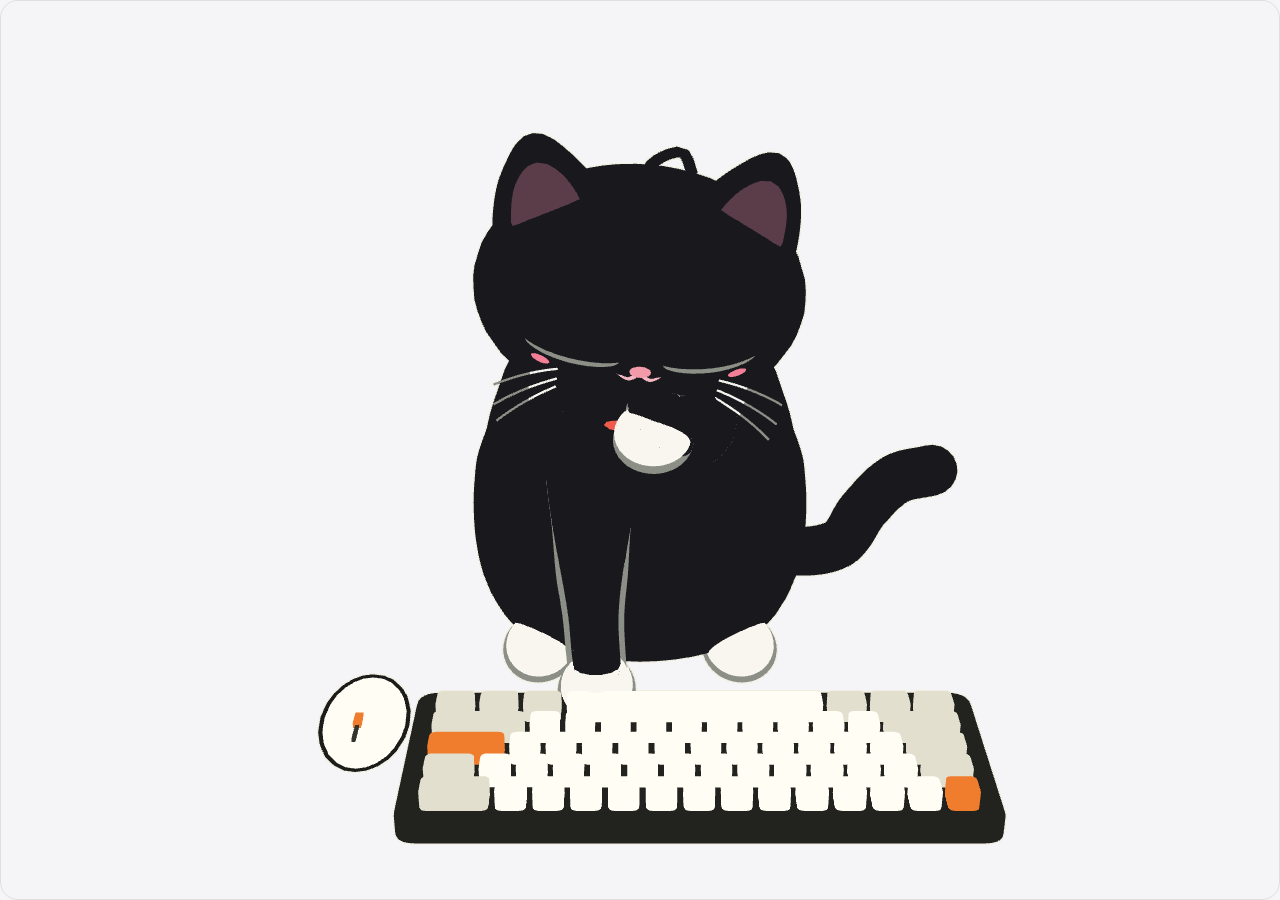
<file: src/renderer/index.html>
<!DOCTYPE html>
<html lang="zh-CN">
<head>
  <meta charset="UTF-8">
  <meta http-equiv="Content-Security-Policy" content="default-src 'self'; script-src 'self'; style-src 'self' 'unsafe-inline'; img-src 'self' data:; media-src 'self' data:; connect-src 'none'; object-src 'none'; base-uri 'none'; form-action 'none'">
  <meta name="viewport" content="width=device-width, initial-scale=1.0">
  <title>PawKey</title>
  <link rel="stylesheet" href="css/pet.css">
</head>
<body>
  <div id="stage">
    <svg id="tail2d" viewBox="0 0 420 374" preserveAspectRatio="none" aria-hidden="true">
      <g id="tail2dGroup">
        <path id="tail2dPath" fill="#101010"></path>
      </g>
    </svg>
  </div>
  <div id="hint" role="status">拖住猫头或身体移动位置 · 点按猫头摸摸</div>
  <div id="fallback" hidden></div>

  <script src="../vendor/three.min.js"></script>
  <script src="../vendor/ParametricGeometry.js"></script>
  <script src="js/skins.js"></script>
  <script src="js/pawkey-audio.js"></script>
  <script src="js/cat3d.js"></script>
  <script src="js/tail2d.js"></script>
  <script src="js/pawkey-app.js"></script>
</body>
</html>
</file>
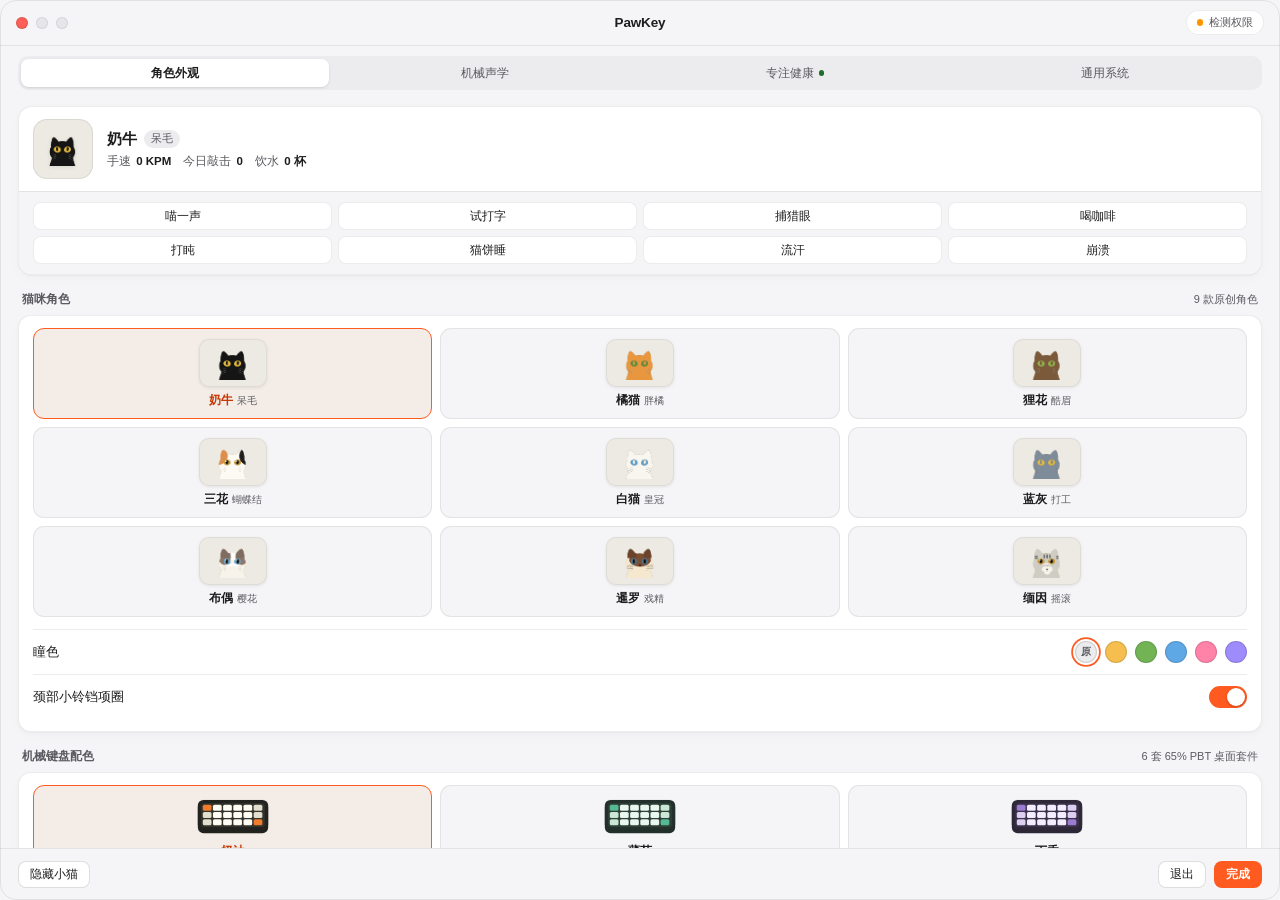
<file: src/renderer/settings.html>
<!DOCTYPE html>
<html lang="zh-CN">
<head>
  <meta charset="UTF-8">
  <meta http-equiv="Content-Security-Policy" content="default-src 'self'; script-src 'self'; style-src 'self' 'unsafe-inline'; img-src 'self' data:; media-src 'self' data:; connect-src 'none'; object-src 'none'; base-uri 'none'; form-action 'none'">
  <meta name="viewport" content="width=device-width, initial-scale=1.0">
  <title>PawKey 设置</title>
  <link rel="stylesheet" href="css/settings.css">
</head>
<body>
  <header class="titlebar">
    <div class="traffic-lights">
      <button class="tl-dot tl-close" id="closeBtn" type="button" aria-label="关闭"></button>
      <span class="tl-dot tl-disabled" aria-hidden="true" title="常驻菜单栏模式，无程序坞图标"></span>
      <span class="tl-dot tl-disabled" aria-hidden="true"></span>
    </div>
    <div class="titlebar-center">
      <span class="brand-name">PawKey</span>
    </div>
    <button class="status-pill" id="permPill" type="button" title="全局打字权限状态">
      <span class="dot"></span>
      <span id="permText">检测权限</span>
    </button>
  </header>

  <nav class="seg-nav-wrap" role="tablist" aria-label="设置分类">
    <div class="seg-nav">
      <button class="tab-btn active" type="button" data-tab="skins" role="tab" aria-selected="true" title="角色外观 (⌘1)">角色外观</button>
      <button class="tab-btn" type="button" data-tab="interact" role="tab" aria-selected="false" title="机械声学 (⌘2)">机械声学</button>
      <button class="tab-btn" type="button" data-tab="reminders" role="tab" aria-selected="false" title="专注健康 (⌘3)">
        <span>专注健康</span>
        <span class="tab-dot" aria-hidden="true"></span>
      </button>
      <button class="tab-btn" type="button" data-tab="window" role="tab" aria-selected="false" title="通用系统 (⌘4)">通用系统</button>
    </div>
  </nav>

  <main class="scroll">
    <section class="perm-banner" id="permBanner" hidden>
      <div class="perm-head">
        <div class="perm-title" id="permTitle">开启全局打字同步</div>
        <span class="perm-tag">本地离线 · 仅读键位</span>
      </div>
      <p class="perm-desc" id="permDesc">前往「系统设置 → 隐私与安全性 → 输入监控」打开 <b>PawKey</b> 开关（若列表中已有 PawKey，请先<b>关闭再重新打开</b>或点 <b>-</b> 移除后重新添加），再点「立即重启」即可生效。</p>
      <div class="perm-actions">
        <button class="btn primary" id="bannerOpenPermBtn" type="button">打开输入监控</button>
        <button class="btn" id="bannerRelaunchBtn" type="button">已开启，立即重启</button>
      </div>
    </section>

    <!-- ==================== TAB 1: 角色外观 ==================== -->
    <div class="tab-pane active" data-pane="skins">
      <section class="companion-card">
        <div class="companion-top">
          <button class="companion-avatar" id="heroStickerBtn" type="button" title="点按逗猫">
            <img id="heroAvatarImg" src="../assets/cats/cow.png" alt="PawKey" width="54" height="54">
          </button>
          <div class="companion-info">
            <div class="companion-name-row">
              <span class="companion-name" id="heroCatName">奶牛</span>
              <span class="companion-tag" id="heroCatTag">呆毛</span>
            </div>
            <div class="companion-metrics">
              <span class="metric">手速 <b id="statKpm">0 KPM</b></span>
              <span class="metric" id="statKeysWrap">今日敲击 <b id="statKeys">0</b></span>
              <span class="metric">饮水 <b id="statWater">0 杯</b></span>
            </div>
          </div>
        </div>
        <div class="quick-actions" aria-label="快捷互动">
          <button class="act-btn" id="playMeowBtn" type="button">喵一声</button>
          <button class="act-btn" id="playTypeBtn" type="button">试打字</button>
          <button class="act-btn" id="playHuntBtn" type="button">捕猎眼</button>
          <button class="act-btn" id="playCoffeeBtn" type="button">喝咖啡</button>
          <button class="act-btn" id="playDozeBtn" type="button">打盹</button>
          <button class="act-btn" id="playNapBtn" type="button">猫饼睡</button>
          <button class="act-btn" id="playTiredBtn" type="button">流汗</button>
          <button class="act-btn" id="playMeltBtn" type="button">崩溃</button>
        </div>
      </section>

      <div class="group-label">
        <span>猫咪角色</span>
        <span class="group-hint">9 款原创角色</span>
      </div>
      <section class="card pad-grid">
        <div class="skin-grid" id="catGrid"></div>
        <div class="divider"></div>
        <div class="row">
          <div class="row-copy"><div class="row-title">瞳色</div></div>
          <div class="eye-swatches" id="eyeSwatches">
            <button class="eye-swatch" type="button" data-eye="auto" title="跟随角色">原</button>
            <button class="eye-swatch" type="button" data-eye="#F6BE4F" style="--c:#F6BE4F" title="琥珀金"></button>
            <button class="eye-swatch" type="button" data-eye="#72B356" style="--c:#72B356" title="抹茶绿"></button>
            <button class="eye-swatch" type="button" data-eye="#5EA8E6" style="--c:#5EA8E6" title="海盐蓝"></button>
            <button class="eye-swatch" type="button" data-eye="#FF82A9" style="--c:#FF82A9" title="樱花粉"></button>
            <button class="eye-swatch" type="button" data-eye="#9E8CFC" style="--c:#9E8CFC" title="薰衣紫"></button>
          </div>
        </div>
        <div class="row">
          <div class="row-copy"><div class="row-title">颈部小铃铛项圈</div></div>
          <label class="switch"><input type="checkbox" id="collarToggle" checked><span class="track"></span></label>
        </div>
      </section>

      <div class="group-label">
        <span>机械键盘配色</span>
        <span class="group-hint">6 套 65% PBT 桌面套件</span>
      </div>
      <section class="card pad-grid">
        <div class="skin-grid" id="keyboardGrid"></div>
      </section>
    </div>

    <!-- ==================== TAB 2: 机械声学 ==================== -->
    <div class="tab-pane" data-pane="interact">
      <div class="group-label">
        <span>机械轴体声学</span>
        <span class="group-hint">8 套 104 键实体真录</span>
      </div>
      <section class="card pad-studio">
        <div class="row first-row">
          <div class="row-copy">
            <div class="row-title">开启键盘声与呼噜声</div>
            <div class="row-note">零延迟内存采样，搭配微随机音高避免机械重复感。</div>
          </div>
          <label class="switch"><input type="checkbox" id="sound"><span class="track"></span></label>
        </div>

        <div class="pack-grid" id="switchSoundGrid">
          <button class="pack-btn" type="button" data-switch="s1"><span class="pack-name">Frost Click</span><span class="pack-feel">清脆青轴</span></button>
          <button class="pack-btn" type="button" data-switch="s2"><span class="pack-name">Ruby Thock</span><span class="pack-feel">麻将石子</span></button>
          <button class="pack-btn" type="button" data-switch="s3"><span class="pack-name">Chestnut Bump</span><span class="pack-feel">柔段茶轴</span></button>
          <button class="pack-btn" type="button" data-switch="s4"><span class="pack-name">Midnight Thock</span><span class="pack-feel">静电容闷响</span></button>
          <button class="pack-btn" type="button" data-switch="s5"><span class="pack-name">Alpine Pop</span><span class="pack-feel">晶紫脆响</span></button>
          <button class="pack-btn" type="button" data-switch="s6"><span class="pack-name">Onyx Glide</span><span class="pack-feel">沉稳黑轴</span></button>
          <button class="pack-btn" type="button" data-switch="s7"><span class="pack-name">Glacier Glide</span><span class="pack-feel">轻盈红轴</span></button>
          <button class="pack-btn" type="button" data-switch="s8"><span class="pack-name">Cream Clack</span><span class="pack-feel">奶油脆底</span></button>
        </div>
        <p class="pack-desc" id="packDescCard">顺滑线性，圆润饱满的麻将 Thock，久打不累耳。</p>

        <div class="kst-deck">
          <div class="kst-head">
            <span>试音键盘 · 点按或直接敲击键盘</span>
            <span class="kst-badge" id="kstActiveTag">Ruby Thock</span>
          </div>
          <div class="kst-board" id="kstBoard"></div>
        </div>

        <div class="row row-range">
          <div class="row-top"><span class="row-title">音量</span><span class="val" id="volumeValue">45%</span></div>
          <input type="range" id="volume" min="0" max="1" step="0.05">
        </div>
        <div class="row">
          <div class="row-copy">
            <div class="row-title">松键回弹声 (Key-Up)</div>
            <div class="row-note">松开按键时播放实体轴芯回弹声。</div>
          </div>
          <label class="switch"><input type="checkbox" id="keyUpSound"><span class="track"></span></label>
        </div>
      </section>

      <div class="group-label"><span>互动与趣味彩蛋</span></div>
      <section class="card pad-list">
        <div class="row"><div class="row-copy"><div class="row-title">显示桌面键盘</div><div class="row-note">关闭后仅保留小猫，敲击时仍会挥爪。</div></div><label class="switch"><input type="checkbox" id="keyboardVisible"><span class="track"></span></label></div>
        <div class="row"><div class="row-copy"><div class="row-title">左手鼠标布局</div><div class="row-note">左右镜像互换键盘与鼠标位置。</div></div><label class="switch"><input type="checkbox" id="leftMouse"><span class="track"></span></label></div>
        <div class="row"><div class="row-copy"><div class="row-title">体力流汗与崩溃彩蛋</div><div class="row-note">持续高速敲击会流汗甚至罢工崩溃，摸头立刻哄好。</div></div><label class="switch"><input type="checkbox" id="staminaFun"><span class="track"></span></label></div>
        <div class="row"><div class="row-copy"><div class="row-title">摸鱼喝咖啡与打盹彩蛋</div><div class="row-note">空闲片刻会抱起热拿铁小口抿，或冒着鼻涕泡点头打盹。</div></div><label class="switch"><input type="checkbox" id="idleFun"><span class="track"></span></label></div>
        <div class="row"><div class="row-copy"><div class="row-title">隐私模式</div><div class="row-note">不显示键帽字符气泡，仅保留爪动与按键微光。</div></div><label class="switch"><input type="checkbox" id="privacy"><span class="track"></span></label></div>
        <div class="row">
          <div class="row-copy"><div class="row-title">无操作自动进入猫饼深睡</div></div>
          <select id="sleepMinutes"><option value="1">1 分钟</option><option value="3">3 分钟</option><option value="5">5 分钟</option><option value="10">10 分钟</option><option value="15">15 分钟</option></select>
        </div>
      </section>
    </div>

    <!-- ==================== TAB 3: 专注健康 ==================== -->
    <div class="tab-pane" data-pane="reminders">
      <div class="group-label">
        <span>番茄专注</span>
        <span class="group-hint" id="focusDoneHint">今日已完成 0 个番茄</span>
      </div>
      <section class="card pad-list">
        <div class="focus-bar">
          <button class="focus-btn" type="button" data-focus-min="25">25 分钟</button>
          <button class="focus-btn" type="button" data-focus-min="45">45 分钟</button>
          <button class="focus-btn" type="button" data-focus-min="60">60 分钟</button>
          <button class="focus-btn subtle" id="focusStopBtn" type="button" disabled>结束</button>
        </div>
        <div class="focus-status" id="focusStatus" hidden>
          <span class="focus-dot" aria-hidden="true"></span>
          <span id="focusCountdown">专注中 · 25:00</span>
        </div>
        <div class="row">
          <div class="row-copy">
            <div class="row-title">会议勿扰模式</div>
            <div class="row-note">投屏或开会时静音并暂停全部桌面提醒。</div>
          </div>
          <label class="switch"><input type="checkbox" id="dndMode"><span class="track"></span></label>
        </div>
      </section>

      <div class="group-label"><span>工作时段与周期提醒</span></div>
      <section class="card pad-list">
        <div class="row">
          <div class="row-copy"><div class="row-title">提醒生效时段</div><div class="row-note">非工作时间不弹出久坐与喝水提醒。</div></div>
          <div class="time-range">
            <input type="time" id="remWorkStart" value="08:00">
            <span class="time-sep">至</span>
            <input type="time" id="remWorkEnd" value="18:00">
          </div>
        </div>
        <div class="row">
          <div class="row-copy"><div class="row-title">仅工作日生效（周一至周五）</div></div>
          <label class="switch"><input type="checkbox" id="remWeekdaysOnly"><span class="track"></span></label>
        </div>
        <div class="row">
          <div class="row-copy">
            <div class="row-title">久坐起身活动</div>
            <div class="inline-row">
              每 <select id="remStandInterval"><option value="30">30 分钟</option><option value="45">45 分钟</option><option value="60">60 分钟</option><option value="90">90 分钟</option><option value="120">120 分钟</option></select>
              休息 <select id="remStandRest"><option value="5">5 分钟</option><option value="10">10 分钟</option><option value="15">15 分钟</option></select>
            </div>
          </div>
          <div class="row-right">
            <button class="mini-btn" id="testStandBtn" type="button">预览</button>
            <label class="switch"><input type="checkbox" id="remStandEnabled"><span class="track"></span></label>
          </div>
        </div>
        <div class="row">
          <div class="row-copy">
            <div class="row-title">
              <span>定时喝水</span>
              <button class="water-pill" id="waterBadge" type="button" title="点击手动打卡 +1">今日 0 杯 +</button>
            </div>
            <div class="inline-row">
              每 <select id="remWaterInterval"><option value="30">30 分钟</option><option value="45">45 分钟</option><option value="60">60 分钟</option><option value="90">90 分钟</option></select> 提醒一次
            </div>
          </div>
          <div class="row-right">
            <button class="mini-btn" id="testWaterBtn" type="button">预览</button>
            <label class="switch"><input type="checkbox" id="remWaterEnabled"><span class="track"></span></label>
          </div>
        </div>
      </section>

      <div class="group-label">
        <span>每日定时事项</span>
        <button class="link-btn" id="testDailyBtn" type="button">预览提醒</button>
      </div>
      <section class="card pad-list">
        <div class="daily-list" id="dailyList"></div>
        <div class="quick-rem">
          <button class="q-pill" type="button" data-qrem="💊|09:00|早上按时吃药">+ 09:00 早药</button>
          <button class="q-pill" type="button" data-qrem="👁️|15:00|滴眼药水护眼">+ 15:00 护眼</button>
          <button class="q-pill" type="button" data-qrem="💊|20:00|晚上按时吃药">+ 20:00 晚药</button>
        </div>
        <div class="daily-add">
          <select id="newDailyIcon"><option value="💊">💊</option><option value="💧">💧</option><option value="👁️">👁️</option><option value="🏃">🏃</option><option value="⭐">⭐</option></select>
          <input type="time" id="newDailyTime" value="20:00">
          <input type="text" id="newDailyTitle" placeholder="添加每日定时提醒" maxlength="24">
          <button class="btn primary sm" id="addDailyBtn" type="button">添加</button>
        </div>
      </section>
    </div>

    <!-- ==================== TAB 4: 通用系统 ==================== -->
    <div class="tab-pane" data-pane="window">
      <div class="group-label"><span>窗口与外观</span></div>
      <section class="card pad-list">
        <div class="row row-range">
          <div class="row-top">
            <span class="row-title">缩放比例</span>
            <div class="preset-group">
              <button class="preset-btn" type="button" data-scale-preset="0.45">迷你</button>
              <button class="preset-btn" type="button" data-scale-preset="0.7">小</button>
              <button class="preset-btn" type="button" data-scale-preset="1">中</button>
              <button class="preset-btn" type="button" data-scale-preset="1.35">大</button>
              <span class="val" id="scaleValue">85%</span>
            </div>
          </div>
          <input type="range" id="scale" min="0.4" max="2.0" step="0.05">
        </div>
        <div class="row row-range">
          <div class="row-top"><span class="row-title">透明度</span><span class="val" id="opacityValue">100%</span></div>
          <input type="range" id="opacity" min="0.3" max="1" step="0.05">
        </div>
        <div class="row">
          <div class="row-copy"><div class="row-title">窗口背景</div><div class="row-note">支持透明悬浮、浅灰卡片，或 OBS 绿幕抠像。</div></div>
          <div class="seg-mini">
            <button class="seg-btn" type="button" data-bg-mode="transparent">透明</button>
            <button class="seg-btn" type="button" data-bg-mode="card">卡片</button>
            <button class="seg-btn" type="button" data-bg-mode="greenscreen">绿幕</button>
          </div>
        </div>
        <div class="row"><div class="row-copy"><div class="row-title">鼠标穿透（游戏防误触）</div><div class="row-note">按住 Option (⌥) 可临时拖动位置或右键打开设置。</div></div><label class="switch"><input type="checkbox" id="clickThrough"><span class="track"></span></label></div>
        <div class="row"><div class="row-copy"><div class="row-title">全屏应用自动隐藏</div></div><label class="switch"><input type="checkbox" id="hideInFullscreen"><span class="track"></span></label></div>
        <div class="row"><div class="row-copy"><div class="row-title">低功耗省电模式</div><div class="row-note">降低帧率与渲染倍率，延长 MacBook 续航。</div></div><label class="switch"><input type="checkbox" id="lowPower"><span class="track"></span></label></div>
        <div class="row"><div class="row-copy"><div class="row-title">始终置顶显示</div></div><label class="switch"><input type="checkbox" id="alwaysOnTop"><span class="track"></span></label></div>
      </section>

      <div class="group-label"><span>系统与隐私</span></div>
      <section class="card pad-list">
        <div class="row"><div class="row-copy"><div class="row-title">登录 macOS 时自动启动</div></div><label class="switch"><input type="checkbox" id="launchAtStartup"><span class="track"></span></label></div>
        <div class="row">
          <div class="row-copy"><div class="row-title">窗口位置与运行状态</div></div>
          <div class="row-right">
            <button class="btn sm" id="resetPosBtn" type="button">重置位置</button>
            <button class="btn sm" id="relaunchBtn" type="button">重启应用</button>
          </div>
        </div>
        <div class="row">
          <div class="row-copy"><div class="row-title">恢复默认设置</div><div class="row-note">保留累计敲击与喝水统计。</div></div>
          <button class="btn sm" id="resetBtn" type="button">恢复默认</button>
        </div>
      </section>

      <div class="group-label"><span>快捷键与关于</span></div>
      <section class="card pad-list">
        <div class="shortcut-grid">
          <div class="sc-item"><kbd>⌘ 1–4</kbd><span>切换标签页</span></div>
          <div class="sc-item"><kbd>滚轮</kbd><span>悬停缩放小猫</span></div>
          <div class="sc-item"><kbd>拖头/身</kbd><span>移动并固定位置</span></div>
          <div class="sc-item"><kbd>按住 ⌥</kbd><span>穿透模式下拖动</span></div>
          <div class="sc-item"><kbd>双击猫头</kbd><span>撒娇喵一声</span></div>
          <div class="sc-item"><kbd>Esc</kbd><span>关闭当前窗口</span></div>
        </div>
        <div class="about-note">
          <b id="appVersion">PawKey 1.1.0</b> · 100% 本地离线运行，不记录文字内容、不联网上传。<br>
          Copyright © 2026 PawKey Authors · 开源组件致谢：Three.js (MIT)、MechVibes 机械轴采样 (MIT)。
        </div>
      </section>
    </div>
  </main>

  <footer class="footer">
    <button class="btn sm" id="hideBtn" type="button">隐藏小猫</button>
    <div class="footer-right">
      <button class="btn sm" id="quitBtn" type="button">退出</button>
      <button class="btn primary sm" id="doneBtn" type="button">完成</button>
    </div>
  </footer>

  <div class="toast" id="toast" role="status"></div>
  <script src="js/skins.js"></script>
  <script src="js/pawkey-audio.js"></script>
  <script src="js/pawkey-settings.js"></script>
</body>
</html>
</file>
<file: src/renderer/css/pet.css>
/* PawKey — Frosted macOS Glass Desktop Overlays & Multi-Scale Responsive System */
:root {
  color-scheme: light dark;
  --glass: rgba(255, 255, 255, 0.90);
  --glass-border: rgba(0, 0, 0, 0.08);
  --glass-shadow: 0 4px 16px rgba(0, 0, 0, 0.10), 0 1px 3px rgba(0, 0, 0, 0.06);
  --ink: #1D1D1F;
  --muted: #5A5A60;
  --subtle: rgba(0, 0, 0, 0.055);
  --subtle-hover: rgba(0, 0, 0, 0.11);
  --ok-text: #248A3D;
  --accent: #FF5A1F;
  --accent-text: #C43906;
  --accent-hover: #E84E14;
  --card-bg: #F5F5F7;
}

@media (prefers-color-scheme: dark) {
  :root {
    --glass: rgba(38, 38, 42, 0.88);
    --glass-border: rgba(255, 255, 255, 0.12);
    --glass-shadow: 0 8px 24px rgba(0, 0, 0, 0.36), 0 1px 3px rgba(0, 0, 0, 0.25);
    --ink: #F5F5F7;
    --muted: #A1A1A6;
    --subtle: rgba(255, 255, 255, 0.10);
    --subtle-hover: rgba(255, 255, 255, 0.17);
    --ok-text: #30D158;
    --accent: #FF6B35;
    --accent-text: #FF8A5C;
    --accent-hover: #FF7F50;
    --card-bg: #242428;
  }
}

* { box-sizing: border-box; }

html, body {
  width: 100%; height: 100%; margin: 0; padding: 0; overflow: hidden;
  background: var(--card-bg);
  font-family: -apple-system, BlinkMacSystemFont, "SF Pro Text", "PingFang SC", sans-serif;
  -webkit-font-smoothing: antialiased;
  user-select: none;
}

body:not(.pk-bg-transparent):not(.pk-bg-greenscreen)::after {
  content: "";
  position: fixed;
  inset: 0;
  border-radius: 18px;
  border: 1px solid rgba(0, 0, 0, 0.09);
  pointer-events: none;
  z-index: 30;
}
@media (prefers-color-scheme: dark) {
  body:not(.pk-bg-transparent):not(.pk-bg-greenscreen)::after {
    border-color: rgba(255, 255, 255, 0.14);
  }
}

#stage { position: absolute; inset: 0; overflow: hidden; transform-origin: 50% 100%; }
#stage canvas { position: relative; z-index: 1; display: block; width: 100%; height: 100%; }
#tail2d { position: absolute; inset: 0; z-index: 0; width: 100%; height: 100%; pointer-events: none; display: none; }

.zzz {
  position: absolute; z-index: 4; display: none; width: 1px; height: 1px;
  color: #1D1D1F; font-weight: 900; pointer-events: none; transform: translate(-50%, -50%);
}
.zzz span {
  position: absolute; left: 0; bottom: 0; display: block; font-size: 1em; line-height: 1; opacity: 0;
  color: #FBE6AA;
  text-shadow: 0 1.4px 0 #262220, 1.4px 0 0 #262220, -1.4px 0 0 #262220, 0 -1.4px 0 #262220;
  animation: zsleep 4.2s cubic-bezier(0.22, 0.7, 0.28, 1) infinite;
}
.zzz span:nth-child(1) { font-size: 0.64em; }
.zzz span:nth-child(2) { animation-delay: 0.8s; font-size: 0.82em; left: 16px; bottom: 24px; }
.zzz span:nth-child(3) { animation-delay: 1.6s; font-size: 1em; left: 32px; bottom: 48px; }
@keyframes zsleep {
  0% { opacity: 1; transform: translate(0, 0) scale(0.8); }
  65% { opacity: 1; }
  100% { opacity: 0; transform: translate(12px, -24px) scale(1.08); }
}
.catta-steam, .catta-doze-z { position: absolute; display: none; z-index: 9; pointer-events: none; width: 0; height: 0; }
.catta-steam span {
  position: absolute; left: 0; top: 0; font-size: 18px; font-weight: 800; line-height: 1; color: #FFFDF7;
  text-shadow: 0 1px 0 rgba(38, 34, 32, 0.55), 0 -1px 0 rgba(38, 34, 32, 0.55), 1px 0 0 rgba(38, 34, 32, 0.55), -1px 0 0 rgba(38, 34, 32, 0.55);
}
.catta-doze-z span {
  position: absolute; left: 0; top: 0; font-size: 16px; font-weight: 900; line-height: 1; color: #FBE6AA;
  text-shadow: 0 1.4px 0 #262220, 1.4px 0 0 #262220, -1.4px 0 0 #262220, 0 -1.4px 0 #262220;
}
.catta-doze-z span:nth-child(2) { font-size: 20px; color: #FFF8DC; }

#hint {
  position: absolute; bottom: 8px; left: 50%; transform: translateX(-50%);
  max-width: calc(100% - 14px); overflow: hidden; text-overflow: ellipsis; white-space: nowrap;
  padding: 5px 12px;
  border: 0.5px solid var(--glass-border); border-radius: 999px;
  background: var(--glass); color: var(--ink);
  font-size: 11px; font-weight: 500;
  box-shadow: var(--glass-shadow);
  backdrop-filter: blur(20px) saturate(180%); -webkit-backdrop-filter: blur(20px) saturate(180%);
  pointer-events: none;
  transition: opacity 240ms ease, transform 240ms ease;
  z-index: 4;
}
#hint.gone { opacity: 0; transform: translate(-50%, 5px); }

#fallback {
  position: absolute; inset: 0; display: none; place-items: center;
  padding: 20px; color: var(--ink); background: var(--card-bg); font-weight: 600; text-align: center;
}
#fallback:not([hidden]) { display: grid; }

.chip {
  position: absolute; z-index: 3; min-width: 22px; padding: 3px 7px;
  border: 0.5px solid var(--glass-border); border-radius: 7px;
  background: var(--glass); color: var(--ink);
  font-size: 10.5px; font-weight: 600; line-height: 1; text-align: center;
  pointer-events: none; transform: translate(-50%, -100%);
  box-shadow: 0 2px 8px rgba(0, 0, 0, 0.12); white-space: nowrap;
  backdrop-filter: blur(12px); -webkit-backdrop-filter: blur(12px);
}

.pk-heart {
  position: absolute; z-index: 6; pointer-events: none; font-size: 15px; line-height: 1; color: #FF6B8B;
  filter: drop-shadow(0 2px 4px rgba(255, 107, 139, 0.35));
  animation: pkHeartFloat 1.15s cubic-bezier(0.22, 0.8, 0.28, 1) forwards;
}
@keyframes pkHeartFloat {
  0%   { opacity: 0; transform: translate(-50%, 0) scale(0.5) rotate(-8deg); }
  18%  { opacity: 1; transform: translate(-50%, -14px) scale(1.12) rotate(6deg); }
  100% { opacity: 0; transform: translate(calc(-50% + var(--dx, 0px)), -62px) scale(0.85) rotate(var(--rot, 10deg)); }
}

.pk-bubble {
  position: absolute; z-index: 12; pointer-events: none;
  max-width: calc(100% - 14px); overflow: hidden; text-overflow: ellipsis; white-space: nowrap;
  padding: 5.5px 12px;
  border: 0.5px solid var(--glass-border); border-radius: 999px;
  background: var(--glass); color: var(--ink);
  font-size: 11.5px; font-weight: 600;
  box-shadow: var(--glass-shadow);
  backdrop-filter: blur(20px) saturate(180%); -webkit-backdrop-filter: blur(20px) saturate(180%);
  animation: pkBubblePop 1.65s cubic-bezier(0.22, 1, 0.36, 1) forwards;
}
@keyframes pkBubblePop {
  0%   { opacity: 0; transform: translate(-50%, 6px) scale(0.84); }
  15%  { opacity: 1; transform: translate(-50%, -4px) scale(1.02); }
  28%  { opacity: 1; transform: translate(-50%, -3px) scale(1); }
  78%  { opacity: 1; transform: translate(-50%, -8px) scale(1); }
  100% { opacity: 0; transform: translate(-50%, -18px) scale(0.94); }
}

.pk-dizzy {
  position: absolute; left: 50%; top: 14%; width: 96px; height: 36px;
  transform: translate(-50%, -50%); z-index: 8; pointer-events: none;
  animation: pkDizzyFade 2.6s ease forwards;
}
.pk-dizzy span {
  position: absolute; left: 50%; top: 50%; font-size: 16px; color: #F5B82E;
  filter: drop-shadow(0 1px 2px rgba(0, 0, 0, 0.2));
  animation: pkStarOrbit 1.1s linear infinite;
}
.pk-dizzy span:nth-child(2) { animation-delay: -0.36s; color: #7CC856; font-size: 13px; }
.pk-dizzy span:nth-child(3) { animation-delay: -0.73s; color: #FF7896; font-size: 14px; }
@keyframes pkStarOrbit {
  0%   { transform: translate(-50%, -50%) translate(38px, 0) scale(1); }
  25%  { transform: translate(-50%, -50%) translate(0, -13px) scale(0.75); }
  50%  { transform: translate(-50%, -50%) translate(-38px, 0) scale(1); }
  75%  { transform: translate(-50%, -50%) translate(0, 13px) scale(1.18); }
  100% { transform: translate(-50%, -50%) translate(38px, 0) scale(1); }
}
@keyframes pkDizzyFade {
  0%   { opacity: 0; transform: translate(-50%, -40%) scale(0.7); }
  12%  { opacity: 1; transform: translate(-50%, -50%) scale(1); }
  82%  { opacity: 1; transform: translate(-50%, -50%) scale(1); }
  100% { opacity: 0; transform: translate(-50%, -60%) scale(0.85); }
}

/* Native Frosted macOS Notification Card */
.pk-reminder {
  position: absolute; top: 8px; left: 50%; transform: translateX(-50%); z-index: 20;
  width: min(296px, calc(100% - 14px)); max-height: calc(100% - 12px); overflow: hidden;
  padding: 11px 12px;
  border: 0.5px solid var(--glass-border); border-radius: 16px;
  background: var(--glass); color: var(--ink);
  box-shadow: var(--glass-shadow);
  backdrop-filter: blur(24px) saturate(190%); -webkit-backdrop-filter: blur(24px) saturate(190%);
  animation: pkRemIn 220ms cubic-bezier(0.22, 1, 0.36, 1);
  pointer-events: auto;
}
@keyframes pkRemIn {
  0% { opacity: 0; transform: translate(-50%, -8px) scale(0.95); }
  100% { opacity: 1; transform: translate(-50%, 0) scale(1); }
}
.pk-rem-head { display: flex; align-items: flex-start; gap: 9px; padding-right: 18px; }
.pk-rem-copy { min-width: 0; flex: 1; }
.pk-rem-icon {
  flex: 0 0 30px; width: 30px; height: 30px; border-radius: 9px;
  background: var(--subtle); display: grid; place-items: center; font-size: 15px;
}
.pk-rem-close {
  position: absolute; top: 8px; right: 8px; width: 19px; height: 19px; padding: 0;
  border: 0; border-radius: 50%;
  background: var(--subtle); color: var(--muted); font-size: 12px; font-weight: 600; line-height: 1;
  display: grid; place-items: center; cursor: pointer;
}
.pk-rem-close:hover { background: rgba(255, 59, 48, 0.14); color: #FF3B30; }
.pk-rem-title { font-size: 12.5px; font-weight: 600; line-height: 1.25; letter-spacing: -0.01em; }
.pk-rem-sub {
  font-size: 10.5px; color: var(--muted); margin-top: 2px; line-height: 1.38;
  display: -webkit-box; -webkit-line-clamp: 2; -webkit-box-orient: vertical; overflow: hidden;
}
.pk-rem-actions { display: flex; gap: 6px; margin-top: 9px; }
.pk-rem-btn {
  flex: 1; min-width: 0; padding: 5.5px 9px; border: 0; border-radius: 9px;
  background: var(--subtle); color: var(--ink); font-size: 11px; font-weight: 600; cursor: pointer;
  white-space: nowrap; overflow: hidden; text-overflow: ellipsis;
  transition: background 140ms ease;
}
.pk-rem-btn:hover { background: var(--subtle-hover); }
.pk-rem-btn.primary { background: var(--accent); color: #FFFFFF; }
.pk-rem-btn.primary:hover { background: var(--accent-hover); }

.pk-rest-pill, .pk-focus-pill {
  position: absolute; top: 8px; left: 50%; transform: translateX(-50%); z-index: 18;
  max-width: calc(100% - 12px); white-space: nowrap; overflow: hidden; text-overflow: ellipsis;
  display: inline-flex; align-items: center; gap: 5px; padding: 5px 12px;
  border: 0.5px solid var(--glass-border); border-radius: 999px;
  background: var(--glass); color: var(--ink);
  font-size: 11px; font-weight: 600; font-variant-numeric: tabular-nums;
  box-shadow: var(--glass-shadow); cursor: pointer;
  backdrop-filter: blur(20px) saturate(180%); -webkit-backdrop-filter: blur(20px) saturate(180%);
}
.pk-rest-pill { color: var(--ok-text); }
.pk-focus-pill { color: var(--accent-text); }
.pk-rem-btn:focus-visible, .pk-rem-close:focus-visible, .pk-rest-pill:focus-visible, .pk-focus-pill:focus-visible {
  outline: 2px solid var(--accent);
  outline-offset: 2px;
}

/* Sweat, Turbo Spark & Meltdown FX */
.pk-sweat {
  position: absolute; z-index: 8; pointer-events: none; width: 10px; height: 14px;
  background: linear-gradient(180deg, #9EE2FF 0%, #38BDF8 100%);
  border: 1.4px solid rgba(25, 50, 75, 0.45);
  border-radius: 50% 50% 50% 50% / 62% 62% 38% 38%;
  box-shadow: inset -2px -2px 0 rgba(255, 255, 255, 0.65);
  animation: pkSweatDrop 1.25s cubic-bezier(0.35, 0, 0.65, 1) forwards;
}
@keyframes pkSweatDrop {
  0%   { opacity: 0; transform: translate(-50%, -4px) scale(0.55); }
  18%  { opacity: 1; transform: translate(-50%, 4px) scale(1.05); }
  75%  { opacity: 1; transform: translate(-50%, 34px) scale(0.95); }
  100% { opacity: 0; transform: translate(-50%, 52px) scale(0.75); }
}
.pk-spark { position: absolute; z-index: 8; pointer-events: none; font-size: 14px; animation: pkHeartFloat 0.95s ease-out forwards; }
.pk-meltdown-fx {
  position: absolute; left: 50%; top: 18%; width: 170px; height: 90px;
  transform: translate(-50%, -50%); z-index: 7; pointer-events: none;
}
.pk-gloom {
  position: absolute; left: 50%; top: 0; transform: translateX(-50%);
  padding: 3px 11px; border-radius: 999px;
  background: rgba(34, 34, 38, 0.90); color: #FDE68A;
  font-size: 11.5px; font-weight: 700; letter-spacing: 2px; white-space: nowrap;
  box-shadow: 0 4px 12px rgba(0, 0, 0, 0.22);
  animation: pkCloudShake 0.28s ease-in-out infinite alternate;
}
@keyframes pkCloudShake { from { transform: translateX(-52%) rotate(-2deg); } to { transform: translateX(-48%) rotate(2deg); } }
.pk-vein { position: absolute; right: 12px; top: 32px; font-size: 17px; animation: pkVein 0.4s ease-in-out infinite alternate; }
@keyframes pkVein { from { transform: scale(0.9) rotate(-8deg); } to { transform: scale(1.2) rotate(6deg); } }
.pk-soul { position: absolute; left: 22%; top: 22px; font-size: 19px; opacity: 0; animation: pkSoulRise 2.6s ease-out infinite; }
@keyframes pkSoulRise {
  0%   { opacity: 0; transform: translate(-50%, 10px) scale(0.65) rotate(-8deg); }
  20%  { opacity: 0.95; transform: translate(-44%, -10px) scale(1.05) rotate(6deg); }
  65%  { opacity: 0.85; transform: translate(-56%, -40px) scale(1.0) rotate(-6deg); }
  100% { opacity: 0; transform: translate(-46%, -68px) scale(0.85) rotate(8deg); }
}

/* Multi-Scale Adaptation (0.4x 168x150 -> 0.7x 294x262) */
@media (max-width: 310px) {
  .pk-reminder { top: 6px; width: calc(100% - 12px); padding: 8.5px 9.5px; border-radius: 13px; }
  .pk-rem-head { gap: 7px; padding-right: 17px; }
  .pk-rem-icon { flex: 0 0 24px; width: 24px; height: 24px; border-radius: 7px; font-size: 12.5px; }
  .pk-rem-title { font-size: 11px; }
  .pk-rem-sub { font-size: 9.5px; }
  .pk-rem-actions { gap: 5px; margin-top: 7px; }
  .pk-rem-btn { padding: 4.5px 7px; font-size: 10px; border-radius: 7px; }
  .pk-bubble { font-size: 10.5px; padding: 4px 10px; }
  .pk-meltdown-fx { width: min(145px, 88%); height: 70px; }
  .catta-steam span { font-size: 14px; }
  .catta-doze-z span { font-size: 13px; }
  .catta-doze-z span:nth-child(2) { font-size: 16px; }
  .zzz span:nth-child(2) { left: 12px; bottom: 18px; }
  .zzz span:nth-child(3) { left: 24px; bottom: 36px; }
}
@media (max-width: 225px) {
  #hint { bottom: 5px; font-size: 9px; padding: 3.5px 8px; }
  .pk-bubble { font-size: 9.5px; padding: 3px 8px; }
  .pk-reminder { top: 4px; width: calc(100% - 8px); max-height: calc(100% - 8px); padding: 7px 8px; border-radius: 11px; }
  .pk-rem-head { gap: 5.5px; padding-right: 15px; align-items: center; }
  .pk-rem-icon { flex: 0 0 21px; width: 21px; height: 21px; border-radius: 6px; font-size: 11px; }
  .pk-rem-close { top: 5px; right: 5px; width: 16px; height: 16px; font-size: 10px; }
  .pk-rem-title { font-size: 10px; line-height: 1.2; white-space: nowrap; overflow: hidden; text-overflow: ellipsis; }
  .pk-rem-sub { font-size: 8.5px; line-height: 1.25; margin-top: 1.5px; -webkit-line-clamp: 2; }
  .pk-rem-actions { gap: 4px; margin-top: 6px; }
  .pk-rem-btn { padding: 3.5px 5px; font-size: 9px; border-radius: 6px; }
  .pk-rest-pill, .pk-focus-pill { top: 5px; font-size: 9px; padding: 3.5px 8px; }
  .pk-meltdown-fx { width: min(124px, 86%); height: 54px; top: 18%; }
  .pk-gloom { font-size: 8.5px; padding: 2px 7px; letter-spacing: 1px; }
  .pk-vein { font-size: 12px; top: 20px; right: 4px; }
  .pk-soul { font-size: 13px; top: 14px; }
  .pk-sweat { width: 7px; height: 10px; }
  .pk-heart { font-size: 11px; }
  .pk-dizzy { width: 64px; height: 24px; }
  .pk-dizzy span { font-size: 11px; }
  .catta-steam span { font-size: 11px; }
  .catta-doze-z span { font-size: 10px; }
  .catta-doze-z span:nth-child(2) { font-size: 13px; }
  .zzz span:nth-child(2) { left: 9px; bottom: 13px; }
  .zzz span:nth-child(3) { left: 18px; bottom: 26px; }
  .chip { font-size: 8.5px; padding: 2px 5px; min-width: 15px; }
}
</file>
<file: src/renderer/css/settings.css>
/* PawKey — Native macOS Sequoia Minimalist Utility Stylesheet (Light & Auto Dark Mode) */
:root {
  color-scheme: light dark;
  --bg-window: #F5F5F7;
  --bg-surface: #FFFFFF;
  --bg-subtle: #ECECEF;
  --bg-hover: #E5E5EA;
  --border: rgba(0, 0, 0, 0.075);
  --border-strong: rgba(0, 0, 0, 0.13);
  --shadow-card: 0 1px 2px rgba(0, 0, 0, 0.04), 0 4px 12px rgba(0, 0, 0, 0.025);
  --ink: #1D1D1F;
  --muted: #5A5A60;
  --accent: #FF5A1F;
  --accent-text: #C43906;
  --accent-soft: rgba(255, 90, 31, 0.11);
  --accent-hover: #E64D15;
  --ok: #1B6E2E;
  --ok-soft: rgba(52, 199, 89, 0.14);
  --warn-bg: rgba(255, 149, 0, 0.09);
  --warn-border: rgba(255, 149, 0, 0.25);
  --switch-off: #D1D1D6;
  --deck-bg: #E5E5EA;
  --deck-border: rgba(0, 0, 0, 0.08);
  --deck-top-glow: rgba(255, 255, 255, 0.55);
  --deck-head-ink: #5A5A60;
  --deck-badge-bg: rgba(255, 90, 31, 0.12);
  --deck-badge-ink: #AD3106;
  --deck-key: #FFFFFF;
  --deck-key-mod: #D6D6DD;
  --deck-key-lip: #B6B6C0;
  --deck-key-top: rgba(255, 255, 255, 0.95);
  --deck-ink: #1D1D1F;
  --deck-mod-ink: #48484D;
  --deck-down-bg: var(--accent);
  --deck-down-ink: #FFFFFF;
  --deck-down-lip: #B5390C;
}

@media (prefers-color-scheme: dark) {
  :root {
    --bg-window: #1C1C1E;
    --bg-surface: #262629;
    --bg-subtle: #323236;
    --bg-hover: #3C3C42;
    --border: rgba(255, 255, 255, 0.085);
    --border-strong: rgba(255, 255, 255, 0.16);
    --shadow-card: 0 2px 10px rgba(0, 0, 0, 0.25);
    --ink: #F5F5F7;
    --muted: #AEAEB2;
    --accent: #FF6B35;
    --accent-text: #FF8A5C;
    --accent-soft: rgba(255, 107, 53, 0.16);
    --accent-hover: #FF7F50;
    --ok: #30D158;
    --ok-soft: rgba(48, 209, 88, 0.16);
    --warn-bg: rgba(255, 159, 10, 0.12);
    --warn-border: rgba(255, 159, 10, 0.28);
    --switch-off: #48484E;
    --deck-bg: #151518;
    --deck-border: rgba(255, 255, 255, 0.08);
    --deck-top-glow: rgba(255, 255, 255, 0.06);
    --deck-head-ink: #AEAEB2;
    --deck-badge-bg: rgba(255, 107, 53, 0.18);
    --deck-badge-ink: #FF9A6C;
    --deck-key: #2B2B31;
    --deck-key-mod: #212126;
    --deck-key-lip: #0C0C0E;
    --deck-key-top: rgba(255, 255, 255, 0.08);
    --deck-ink: #F5F5F7;
    --deck-mod-ink: #C7C7CE;
    --deck-down-bg: #F5F5F7;
    --deck-down-ink: #1D1D1F;
    --deck-down-lip: #98989D;
  }
}

*, *::before, *::after { box-sizing: border-box; }
html, body { width: 100%; height: 100%; margin: 0; padding: 0; background: var(--bg-window); }
body {
  display: flex;
  flex-direction: column;
  overflow: hidden;
  border-radius: 16px;
  background: var(--bg-window);
  color: var(--ink);
  font-family: -apple-system, BlinkMacSystemFont, "SF Pro Text", "PingFang SC", "Hiragino Sans GB", sans-serif;
  font-size: 13px;
  -webkit-font-smoothing: antialiased;
  user-select: none;
}
body::after {
  content: "";
  position: fixed;
  inset: 0;
  border-radius: 16px;
  border: 1px solid rgba(0, 0, 0, 0.08);
  pointer-events: none;
  z-index: 50;
}
@media (prefers-color-scheme: dark) {
  body::after {
    border-color: rgba(255, 255, 255, 0.11);
  }
}
input, textarea { user-select: text; -webkit-user-select: text; }
button, input, select { font: inherit; color: inherit; }
button { cursor: pointer; }
button:focus-visible, input:focus-visible, select:focus-visible {
  outline: 2px solid var(--accent);
  outline-offset: 2px;
}
.tab-btn:focus-visible, .tl-dot:focus-visible, .skin-card:focus-visible, .kst-key:focus-visible, .seg-btn:focus-visible, .preset-btn:focus-visible {
  outline-offset: 1px;
}

/* Native macOS Titlebar */
.titlebar {
  flex-shrink: 0;
  display: grid; grid-template-columns: 1fr auto 1fr; align-items: center;
  height: 46px; padding: 0 16px;
  background: var(--bg-window);
  border-bottom: 1px solid var(--border);
}
.traffic-lights { display: flex; align-items: center; gap: 8px; }
.tl-dot {
  width: 12px; height: 12px; padding: 0; border-radius: 50%; border: 0.5px solid rgba(0, 0, 0, 0.14);
  display: grid; place-items: center; position: relative; transition: filter 120ms ease;
}
.tl-close { background: #FF5F57; }
.tl-disabled { background: var(--bg-hover); border-color: var(--border); cursor: default; }
.traffic-lights:hover .tl-close::after { content: "×"; font-size: 9.5px; font-weight: 800; color: rgba(77, 0, 0, 0.72); line-height: 1; }

.titlebar-center { text-align: center; }
.brand-name { font-size: 13.5px; font-weight: 600; letter-spacing: -0.01em; color: var(--ink); }

.status-pill {
  justify-self: end; display: inline-flex; align-items: center; gap: 6px;
  padding: 4px 10px; border: 1px solid var(--border); border-radius: 999px;
  background: var(--bg-surface); font-size: 11px; font-weight: 500; color: var(--muted);
  transition: background 140ms ease;
}
.status-pill:hover { background: var(--bg-subtle); }
.status-pill .dot { width: 6.5px; height: 6.5px; border-radius: 50%; background: #FF9500; flex-shrink: 0; }
.status-pill.ok { background: var(--ok-soft); border-color: transparent; color: var(--ok); cursor: default; }
.status-pill.ok .dot { background: var(--ok); }

/* Native macOS Segmented Navigation */
.seg-nav-wrap { flex-shrink: 0; padding: 10px 18px 8px; background: var(--bg-window); }
.seg-nav {
  display: grid; grid-template-columns: repeat(4, minmax(0, 1fr)); gap: 2px;
  padding: 3px; border-radius: 10px; background: var(--bg-subtle);
}
.tab-btn {
  display: inline-flex; align-items: center; justify-content: center; gap: 5px;
  height: 28px; padding: 0 8px; border: 0; border-radius: 7.5px;
  background: transparent; color: var(--muted); font-size: 12px; font-weight: 500;
  transition: background 150ms ease, color 150ms ease;
}
.tab-btn:hover { color: var(--ink); }
.tab-btn.active {
  background: var(--bg-surface); color: var(--ink); font-weight: 600;
  box-shadow: 0 1px 3px rgba(0, 0, 0, 0.09), 0 0.5px 1px rgba(0, 0, 0, 0.05);
}
.tab-dot { width: 5.5px; height: 5.5px; border-radius: 50%; background: var(--ok); display: none; }
.tab-btn.has-active-rem .tab-dot { display: inline-block; }

/* Main Scroll Area */
.scroll {
  flex: 1 1 auto;
  min-height: 0;
  overflow-y: auto; overflow-x: hidden;
  padding: 4px 18px 24px;
  background: var(--bg-window);
}
.scroll::-webkit-scrollbar { width: 6px; }
.scroll::-webkit-scrollbar-track { background: transparent; }
.scroll::-webkit-scrollbar-thumb { background: rgba(128, 128, 134, 0.28); border-radius: 999px; }
.scroll::-webkit-scrollbar-thumb:hover { background: rgba(128, 128, 134, 0.48); }
.tab-pane { display: none; }
.tab-pane.active { display: block; }

/* Section Group Labels (macOS System Settings style) */
.group-label {
  display: flex; align-items: center; justify-content: space-between;
  margin: 16px 4px 7px; font-size: 12px; font-weight: 600; color: var(--muted);
}
.group-label:first-child { margin-top: 6px; }
.group-hint { font-size: 11px; font-weight: 400; color: var(--muted); }
.link-btn { border: 0; background: transparent; color: var(--accent-text); font-size: 11.5px; font-weight: 500; padding: 0; }
.link-btn:hover { text-decoration: underline; }

/* Elevated Inset Cards */
.card {
  background: var(--bg-surface);
  border: 1px solid var(--border);
  border-radius: 13px;
  box-shadow: var(--shadow-card);
}
.pad-grid { padding: 12px 14px; }
.pad-studio { padding: 12px 14px; }
.pad-list { padding: 2px 14px; }
.divider { height: 1px; background: var(--border); margin: 12px 0 0; }
.divider + .row { border-top: 0; }

/* Permission Setup Banner */
.perm-banner {
  margin: 4px 0 12px; padding: 12px 14px; border-radius: 13px;
  background: var(--warn-bg); border: 1px solid var(--warn-border);
}
.perm-banner[hidden] { display: none; }
.perm-head { display: flex; align-items: center; justify-content: space-between; gap: 8px; }
.perm-title { font-size: 12.5px; font-weight: 600; color: var(--ink); }
.perm-tag { font-size: 10.5px; font-weight: 500; color: var(--ok); background: var(--ok-soft); padding: 2px 8px; border-radius: 999px; }
.perm-desc { margin: 6px 0 10px; font-size: 11.5px; line-height: 1.5; color: var(--muted); }
.perm-actions { display: flex; gap: 8px; }

/* Active Companion Preview Card */
.companion-card {
  background: var(--bg-surface); border: 1px solid var(--border); border-radius: 14px;
  box-shadow: var(--shadow-card); overflow: hidden; margin-top: 4px;
}
.companion-top { display: flex; align-items: center; gap: 14px; padding: 12px 14px; }
.companion-avatar {
  flex: 0 0 60px; width: 60px; height: 60px; padding: 0; border-radius: 14px;
  border: 1px solid rgba(0, 0, 0, 0.08); background: #ECEAE3;
  display: grid; place-items: center; overflow: hidden;
  transition: transform 150ms cubic-bezier(0.34, 1.56, 0.64, 1);
}
.companion-avatar img { width: 52px; height: 52px; object-fit: contain; display: block; filter: drop-shadow(0 1px 2px rgba(0, 0, 0, 0.08)); }
.companion-avatar:hover { transform: scale(1.04); }
.companion-avatar:active, .companion-avatar.boop { transform: scale(0.94); }
.companion-info { flex: 1; min-width: 0; }
.companion-name-row { display: flex; align-items: center; gap: 7px; margin-bottom: 5px; }
.companion-name { font-size: 15px; font-weight: 600; letter-spacing: -0.015em; }
.companion-tag { padding: 2px 7px; border-radius: 999px; background: var(--bg-subtle); font-size: 10.5px; font-weight: 500; color: var(--muted); }
.companion-metrics { display: flex; flex-wrap: wrap; gap: 12px; font-size: 11.5px; color: var(--muted); font-variant-numeric: tabular-nums; }
.companion-metrics b { color: var(--ink); font-weight: 600; margin-left: 2px; }

.quick-actions {
  display: grid; grid-template-columns: repeat(4, minmax(0, 1fr)); gap: 6px;
  padding: 10px 14px; border-top: 1px solid var(--border); background: var(--bg-window);
}
.act-btn {
  height: 28px; padding: 0 6px; border: 1px solid var(--border); border-radius: 8px;
  background: var(--bg-surface); color: var(--ink); font-size: 11.5px; font-weight: 500;
  transition: background 120ms ease, border-color 120ms ease;
}
.act-btn:hover { background: var(--bg-subtle); border-color: var(--border-strong); }
.act-btn:active { transform: scale(0.97); }

/* Character & Keyboard Galleries */
.skin-grid { display: grid; grid-template-columns: repeat(3, minmax(0, 1fr)); gap: 8px; }
.skin-card {
  position: relative; padding: 10px 8px 9px; border-radius: 11px;
  border: 1.5px solid var(--border); background: var(--bg-window);
  display: flex; flex-direction: column; align-items: center; gap: 5px;
  transition: border-color 140ms ease, background 140ms ease, transform 140ms ease;
}
.skin-card:hover { background: var(--bg-subtle); }
.skin-card.active {
  border-color: var(--accent); background: #F4ECE7;
}
.cat-thumb {
  width: 68px; height: 48px; padding: 3px 6px; border-radius: 10px;
  background: #ECEAE3; border: 1px solid rgba(0, 0, 0, 0.06);
  display: block; object-fit: contain;
  filter: drop-shadow(0 1px 1.5px rgba(0, 0, 0, 0.08));
}
@media (prefers-color-scheme: dark) {
  .skin-card.active { background: var(--accent-soft); }
  .companion-avatar {
    border-color: var(--border);
    background: radial-gradient(circle at 50% 52%, rgba(255, 255, 255, 0.16) 0%, rgba(255, 255, 255, 0.04) 68%, rgba(255, 255, 255, 0.01) 100%);
  }
  .companion-avatar img {
    filter: drop-shadow(0 0 7px rgba(255, 255, 255, 0.16));
  }
  .cat-thumb {
    width: 52px; height: 52px; padding: 0; border: 0; border-radius: 0; background: transparent;
    filter: drop-shadow(0 0 8px rgba(255, 255, 255, 0.16)) drop-shadow(0 2px 4px rgba(0, 0, 0, 0.42));
  }
}
.kb-swatch svg { width: 76px; height: 42px; display: block; }
.skin-meta { display: inline-flex; align-items: center; gap: 4px; max-width: 100%; }
.skin-name { font-size: 12px; font-weight: 600; color: var(--ink); }
.skin-tag { font-size: 10px; color: var(--muted); }
.skin-card.active .skin-name { color: var(--accent-text); }

/* Eye Color Swatches */
.eye-swatches { display: flex; align-items: center; gap: 8px; }
.eye-swatch {
  width: 22px; height: 22px; padding: 0; border-radius: 50%;
  border: 1px solid var(--border-strong); background: var(--c, var(--bg-subtle));
  font-size: 10px; font-weight: 600; color: var(--muted); display: grid; place-items: center;
  transition: transform 140ms ease;
}
.eye-swatch:hover { transform: scale(1.08); }
.eye-swatch.active { box-shadow: 0 0 0 2px var(--bg-surface), 0 0 0 3.8px var(--accent); }
.eye-swatch.active:focus-visible { outline: 2px solid var(--ink); outline-offset: 4px; }

/* Standard macOS Setting Rows */
.row {
  display: flex; align-items: center; justify-content: space-between; gap: 14px;
  padding: 11px 0; border-top: 1px solid var(--border);
}
.row:first-child, .row.first-row { border-top: 0; }
.row-copy { flex: 1; min-width: 0; }
.row-title { font-size: 13px; font-weight: 500; color: var(--ink); display: flex; align-items: center; gap: 7px; }
.row-note { font-size: 11.5px; color: var(--muted); margin-top: 2px; line-height: 1.42; }
.row-right { display: flex; align-items: center; gap: 8px; flex-shrink: 0; }
.row-range { display: block; }
.row-top { display: flex; align-items: center; justify-content: space-between; margin-bottom: 8px; }
.val {
  display: inline-block; min-width: 44px; flex-shrink: 0; text-align: right;
  font-size: 12px; font-weight: 600; color: var(--accent-text); font-variant-numeric: tabular-nums;
}

/* Native macOS Toggle Switch (zero cartoon outline!) */
.switch { position: relative; display: inline-block; width: 38px; height: 22px; flex-shrink: 0; }
.switch input { opacity: 0; width: 0; height: 0; position: absolute; }
.switch .track {
  position: absolute; inset: 0; border-radius: 999px; background: var(--switch-off);
  transition: background 180ms ease; cursor: pointer;
}
.switch .track::after {
  content: ""; position: absolute; top: 2px; left: 2px; width: 18px; height: 18px;
  border-radius: 50%; background: #FFFFFF;
  box-shadow: 0 1px 3px rgba(0, 0, 0, 0.22);
  transition: transform 200ms cubic-bezier(0.32, 0.72, 0, 1);
}
.switch input:checked + .track { background: var(--accent); }
.switch input:checked + .track::after { transform: translateX(16px); }
.switch input:focus-visible + .track {
  outline: 2px solid var(--accent);
  outline-offset: 2px;
}

/* Native macOS Range Slider */
input[type="range"] { -webkit-appearance: none; appearance: none; width: 100%; height: 18px; background: transparent; cursor: pointer; }
input[type="range"]:focus-visible { outline: none; }
input[type="range"]:focus-visible::-webkit-slider-thumb {
  box-shadow: 0 0 0 3px var(--accent-soft), 0 0 0 1.5px var(--accent), 0 1px 4px rgba(0, 0, 0, 0.22);
}
input[type="range"]::-webkit-slider-runnable-track {
  height: 4px; border-radius: 999px;
  background: linear-gradient(to right, var(--accent) 0%, var(--accent) var(--pct, 50%), var(--bg-subtle) var(--pct, 50%), var(--bg-subtle) 100%);
}
input[type="range"]::-webkit-slider-thumb {
  -webkit-appearance: none; width: 16px; height: 16px; margin-top: -6px;
  border-radius: 50%; background: #FFFFFF;
  border: 0.5px solid rgba(0, 0, 0, 0.14);
  box-shadow: 0 1px 4px rgba(0, 0, 0, 0.22);
}

/* Native Inputs & Buttons */
select, input[type="time"], input[type="text"] {
  height: 28px; padding: 0 8px; border: 1px solid var(--border-strong); border-radius: 7px;
  background: var(--bg-surface); color: var(--ink); font-size: 12px; font-weight: 500;
}
select {
  -webkit-appearance: none;
  appearance: none;
  padding: 0 26px 0 9px;
  background-color: var(--bg-surface);
  background-image: url("data:image/svg+xml,%3Csvg xmlns='http://www.w3.org/2000/svg' width='12' height='12' viewBox='0 0 12 12'%3E%3Cpath d='M3 4.5L6 7.5L9 4.5' fill='none' stroke='%236E6E73' stroke-width='1.5' stroke-linecap='round' stroke-linejoin='round'/%3E%3C/svg%3E");
  background-repeat: no-repeat;
  background-position: right 8px center;
  background-size: 11px 11px;
  cursor: pointer;
}
select:hover:not(:disabled) { background-color: var(--bg-subtle); }
@media (prefers-color-scheme: dark) {
  select {
    background-image: url("data:image/svg+xml,%3Csvg xmlns='http://www.w3.org/2000/svg' width='12' height='12' viewBox='0 0 12 12'%3E%3Cpath d='M3 4.5L6 7.5L9 4.5' fill='none' stroke='%2398989D' stroke-width='1.5' stroke-linecap='round' stroke-linejoin='round'/%3E%3C/svg%3E");
  }
}
#newDailyIcon { min-width: 54px; }
select:disabled, input:disabled { opacity: 0.42; cursor: not-allowed; }
.inline-row.disabled { opacity: 0.48; }
.btn {
  height: 30px; padding: 0 13px; border: 1px solid var(--border-strong); border-radius: 8px;
  background: var(--bg-surface); color: var(--ink); font-size: 12px; font-weight: 500;
  transition: background 120ms ease;
}
.btn:hover { background: var(--bg-subtle); }
.btn.sm { height: 27px; padding: 0 11px; font-size: 11.5px; }
.btn.primary { border-color: transparent; background: var(--accent); color: #FFFFFF; font-weight: 600; }
.btn.primary:hover { background: var(--accent-hover); }
.mini-btn {
  height: 24px; padding: 0 9px; border: 1px solid var(--border-strong); border-radius: 6px;
  background: var(--bg-surface); color: var(--muted); font-size: 11px; font-weight: 500;
}
.mini-btn:hover { color: var(--ink); background: var(--bg-subtle); }

/* TypeLouder-Inspired Acoustic Sound Deck */
.pack-grid { display: grid; grid-template-columns: repeat(2, minmax(0, 1fr)); gap: 7px; margin-top: 6px; }
.pack-btn {
  display: flex; align-items: center; justify-content: space-between; gap: 6px;
  padding: 9px 11px; border: 1px solid var(--border); border-radius: 9px;
  background: var(--bg-window); text-align: left;
  transition: background 130ms ease, border-color 130ms ease;
}
.pack-btn:hover { background: var(--bg-subtle); }
.pack-btn.active { background: var(--accent-soft); color: var(--ink); border-color: var(--accent); }
.pack-name { font-size: 12px; font-weight: 600; letter-spacing: -0.01em; }
.pack-feel { font-size: 10.5px; color: var(--muted); padding: 2px 7px; border: 1px solid var(--border); border-radius: 999px; background: var(--bg-surface); white-space: nowrap; }
.pack-btn.active .pack-feel { background: var(--accent); border-color: transparent; color: #FFFFFF; font-weight: 600; }
.pack-desc { margin: 9px 2px 10px; font-size: 11.5px; line-height: 1.5; color: var(--muted); }

.kst-deck {
  padding: 11px 11px 12px; border-radius: 12px; background: var(--deck-bg);
  border: 1px solid var(--deck-border);
  box-shadow: inset 0 1px 0 var(--deck-top-glow);
  margin-bottom: 6px;
}
.kst-head { display: flex; align-items: center; justify-content: space-between; margin-bottom: 9px; font-size: 10.5px; color: var(--deck-head-ink); }
.kst-badge { padding: 2px 8px; border-radius: 999px; background: var(--deck-badge-bg); color: var(--deck-badge-ink); font-weight: 600; font-size: 10px; }
.kst-board { display: flex; flex-direction: column; gap: 4.5px; }
.kst-row { display: flex; gap: 4px; width: 100%; }
.kst-key {
  flex: var(--u, 1); height: 26px; padding: 0 2px; border: 0; border-radius: 5.5px;
  background: var(--deck-key); color: var(--deck-ink);
  font-size: 10.5px; font-weight: 600; display: grid; place-items: center;
  box-shadow: 0 2.5px 0 var(--deck-key-lip), inset 0 1px 0 var(--deck-key-top);
  transition: transform 60ms ease, background 60ms ease;
}
.kst-key.mod { background: var(--deck-key-mod); color: var(--deck-mod-ink); font-size: 9.5px; }
.kst-key.sym { font-size: 12px; line-height: 1; }
.kst-key.accent { background: var(--accent); color: #FFFFFF; box-shadow: 0 2.5px 0 #9E3009; }
.kst-key.down { transform: translateY(2px); background: var(--deck-down-bg); color: var(--deck-down-ink); box-shadow: 0 0.5px 0 var(--deck-down-lip); }

/* Focus & Reminders */
.focus-bar { display: grid; grid-template-columns: repeat(3, minmax(0, 1fr)) auto; gap: 7px; padding: 12px 0 8px; }
.focus-btn {
  height: 32px; padding: 0 10px; border: 1px solid var(--border-strong); border-radius: 8px;
  background: var(--bg-window); color: var(--ink); font-size: 12px; font-weight: 600;
  transition: background 120ms ease, border-color 120ms ease, color 120ms ease;
}
.focus-btn:hover:not(:disabled), .focus-btn.active { border-color: var(--accent); color: var(--accent-text); background: var(--accent-soft); }
.focus-btn.subtle { border-color: transparent; background: var(--bg-subtle); color: var(--muted); font-weight: 500; padding: 0 12px; }
.focus-btn.subtle:hover:not(:disabled) { color: var(--ink); }
.focus-btn:disabled { opacity: 0.54; cursor: not-allowed; }
.focus-status {
  display: inline-flex; align-items: center; gap: 7px; margin: 0 0 10px; padding: 5px 10px;
  border-radius: 8px; background: var(--accent-soft); color: #B83506;
  font-size: 11.5px; font-weight: 600; font-variant-numeric: tabular-nums;
}
.focus-status[hidden] { display: none; }
@media (prefers-color-scheme: dark) {
  .focus-status { color: #FF9A6C; }
}
.focus-dot { width: 6.5px; height: 6.5px; border-radius: 50%; background: var(--accent); flex-shrink: 0; }

.time-range { display: inline-flex; align-items: center; gap: 6px; }
.time-sep { font-size: 11.5px; color: var(--muted); }
.inline-row { display: flex; align-items: center; flex-wrap: wrap; gap: 6px; margin-top: 6px; font-size: 11.5px; color: var(--muted); }
.water-pill {
  padding: 2px 8px; border: 0; border-radius: 999px;
  background: rgba(10, 132, 255, 0.14); color: #0060DF; font-size: 10.5px; font-weight: 600;
}
.water-pill:hover { background: rgba(10, 132, 255, 0.22); }
@media (prefers-color-scheme: dark) {
  .water-pill { background: rgba(100, 210, 255, 0.16); color: #64D2FF; }
  .water-pill:hover { background: rgba(100, 210, 255, 0.24); }
}

.daily-list { display: flex; flex-direction: column; }
.daily-item {
  display: flex; align-items: center; justify-content: space-between; gap: 8px;
  padding: 9px 0; border-bottom: 1px solid var(--border);
}
.daily-item:last-child { border-bottom: 0; }
.daily-item-left { display: flex; align-items: center; gap: 8px; min-width: 0; }
.daily-icon { font-size: 15px; width: 24px; text-align: center; }
.daily-time { padding: 2px 7px; border-radius: 6px; background: var(--bg-subtle); font-size: 11.5px; font-weight: 600; font-variant-numeric: tabular-nums; }
.daily-title { font-size: 12.5px; font-weight: 500; overflow: hidden; text-overflow: ellipsis; white-space: nowrap; }
.daily-item-right { display: flex; align-items: center; gap: 8px; flex-shrink: 0; }
.daily-del { width: 22px; height: 22px; border: 0; border-radius: 50%; background: var(--bg-subtle); color: var(--muted); font-size: 12px; display: grid; place-items: center; }
.daily-del:hover { background: rgba(255, 59, 48, 0.14); color: #FF3B30; }
.daily-empty { padding: 12px 0; text-align: center; font-size: 11.5px; color: var(--muted); }

.quick-rem { display: flex; flex-wrap: wrap; gap: 6px; padding: 8px 0; border-top: 1px solid var(--border); }
.q-pill { padding: 4px 9px; border: 1px solid var(--border-strong); border-radius: 999px; background: var(--bg-window); color: var(--muted); font-size: 11px; font-weight: 500; }
.q-pill:hover { color: var(--ink); background: var(--bg-subtle); }
.daily-add { display: flex; align-items: center; gap: 6px; padding: 8px 0 11px; border-top: 1px solid var(--border); }
.daily-add input[type="text"] { flex: 1; min-width: 0; }

/* Segmented Mini & Presets */
.seg-mini { display: inline-flex; padding: 2px; border-radius: 8px; background: var(--bg-subtle); gap: 2px; }
.seg-btn { padding: 4px 10px; border: 0; border-radius: 6px; background: transparent; color: var(--muted); font-size: 11.5px; font-weight: 500; }
.seg-btn.active { background: var(--bg-surface); color: var(--ink); font-weight: 600; box-shadow: 0 1px 2px rgba(0, 0, 0, 0.08); }
.preset-group { display: inline-flex; align-items: center; gap: 5px; }
.preset-btn { padding: 2.5px 8px; border: 1px solid var(--border); border-radius: 6px; background: var(--bg-window); color: var(--muted); font-size: 11px; font-weight: 500; }
.preset-btn.active { border-color: var(--accent); background: var(--accent-soft); color: var(--accent-text); font-weight: 600; }

/* Shortcuts & About */
.shortcut-grid { display: grid; grid-template-columns: repeat(2, minmax(0, 1fr)); gap: 7px; padding: 11px 0; }
.sc-item { display: flex; align-items: center; gap: 8px; font-size: 11.5px; color: var(--muted); }
.sc-item kbd {
  padding: 2px 7px; border: 1px solid var(--border-strong); border-radius: 5px;
  background: var(--bg-window); color: var(--ink);
  font-family: "SF Mono", ui-monospace, monospace; font-size: 10px; font-weight: 600; white-space: nowrap;
}
.about-note { padding: 10px 0 12px; border-top: 1px solid var(--border); font-size: 11px; line-height: 1.55; color: var(--muted); }

/* Footer */
.footer {
  flex-shrink: 0;
  display: flex; align-items: center; justify-content: space-between;
  height: 52px; padding: 0 18px;
  background: var(--bg-window); border-top: 1px solid var(--border);
}
.footer-right { display: flex; gap: 8px; }

/* Toast */
.toast {
  position: fixed; left: 50%; bottom: 64px; transform: translate(-50%, 8px);
  padding: 6px 14px; border-radius: 999px;
  background: rgba(29, 29, 31, 0.92); color: #FFFFFF;
  font-size: 11.5px; font-weight: 500;
  box-shadow: 0 6px 20px rgba(0, 0, 0, 0.22);
  opacity: 0; pointer-events: none; transition: opacity 150ms ease, transform 150ms ease; z-index: 40;
}
@media (prefers-color-scheme: dark) {
  .toast { border: 1px solid var(--border-strong); }
}
.toast.show { opacity: 1; transform: translate(-50%, 0); }
</file>
